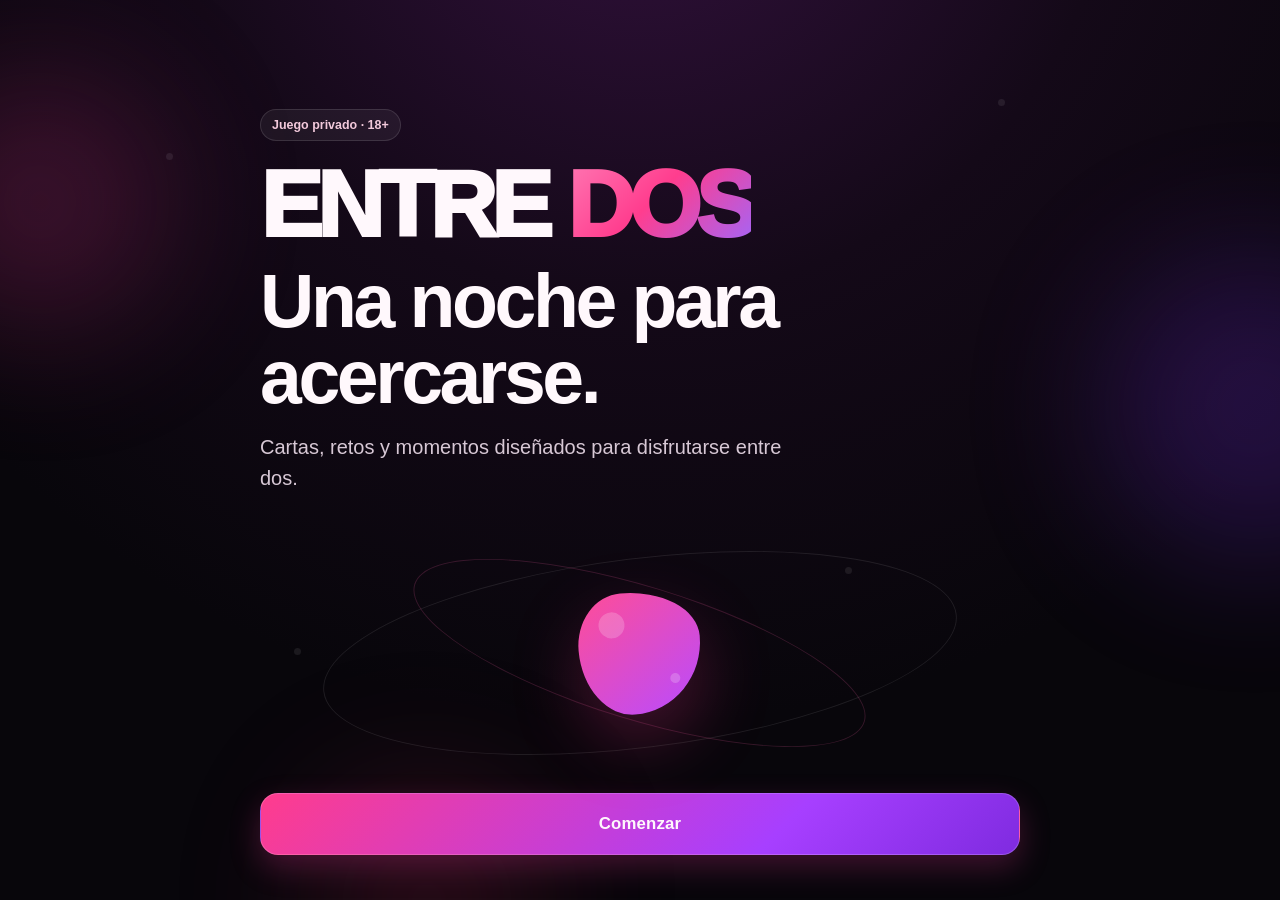
<file: index.html>
<!doctype html>
<html lang="es">
<head>
  <meta charset="utf-8">
  <meta name="viewport" content="width=device-width,initial-scale=1,viewport-fit=cover">
  <meta name="theme-color" content="#09050d">
  <meta name="apple-mobile-web-app-capable" content="yes">
  <meta name="apple-mobile-web-app-status-bar-style" content="black-translucent">
  <title>Entre Dos</title>
  <link rel="stylesheet" href="styles.css?v=20261015-niveles4">
  <script src="app.js?v=20261015-niveles4" defer></script>
</head>
<body>
<div class="app">
  <div class="ambient" aria-hidden="true">
    <div class="blob b1"></div><div class="blob b2"></div><div class="blob b3"></div>
    <span class="spark" style="left:13%;top:17%"></span><span class="spark" style="left:78%;top:11%"></span>
    <span class="spark" style="left:66%;top:63%"></span><span class="spark" style="left:23%;top:72%"></span>
  </div>

  <section id="cover" class="screen active" data-screen="cover">
    <div class="cover-wrap">
      <div class="cover-top">
        <div class="cover-mark"><span class="badge">Juego privado · 18+</span></div>
        <div class="cover-logo">ENTRE <span class="accent">DOS</span></div>
        <h1 class="cover-title">Una noche para acercarse.</h1>
        <p class="cover-sub">Cartas, retos y momentos diseñados para disfrutarse entre dos.</p>
      </div>
      <div class="hero-orbit" aria-hidden="true">
        <div class="orbit-ring"></div><div class="orbit-ring r2"></div><div class="orbit-heart"></div>
      </div>
      <div class="cover-cta"><button id="coverStart" class="btn primary">Comenzar</button></div>
    </div>
  </section>

  <section id="config" class="screen" data-screen="config">
    <div class="shell">
      <div class="toprow"><button class="iconbtn" data-nav="cover" aria-label="Volver">←</button><div class="brand-mini">ENTRE DOS</div><span></span></div>
      <div class="config-card glass" style="margin-top:24px">
        <div class="eyebrow">Antes de empezar</div>
        <h2 class="h1">¿Quién juega esta noche?</h2>
        <p class="muted" style="margin:0">Usaremos sus nombres dentro de las cartas y turnos.</p>
        <div class="field"><label for="name1">Persona 1</label><input id="name1" maxlength="22" autocomplete="off" placeholder="Nombre"></div>
        <div class="field"><label for="name2">Persona 2</label><input id="name2" maxlength="22" autocomplete="off" placeholder="Nombre"></div>
        <div class="rule">
          <div class="eyebrow">Regla principal</div>
          <p style="margin:8px 0 0;line-height:1.5">Todo se hace con consentimiento mutuo. Cualquiera puede decir <strong>Paso</strong> en cualquier momento.</p>
        </div>
        <label class="checkrow"><input id="consent" type="checkbox"><span>Ambos somos adultos y participamos voluntariamente.</span></label>
        <div class="config-actions"><button id="enterGame" class="btn primary" disabled>Entrar al juego</button></div>
        <p class="muted" style="font-size:.75rem;text-align:center;margin:14px 0 0">Todo funciona localmente en este dispositivo.</p>
      </div>
    </div>
  </section>

  <section id="menu" class="screen" data-screen="menu">
    <div class="menu-shell">
      <div class="toprow"><div class="brand-mini">ENTRE DOS</div><button id="menuFavTop" class="iconbtn" aria-label="Favoritos">♡</button></div>
      <header class="menu-head">
        <div class="eyebrow">Elijan el ambiente</div>
        <h2 class="menu-title">¿Qué quieren sentir?</h2>
        <p class="muted" style="margin:0">Empiecen suave y suban de intensidad a su ritmo. Cada nivel tiene un ambiente distinto y las partidas con banco amplio cambian cada vez.</p>
      </header>
      <div id="levelGrid" class="level-grid"></div>
      <div class="menu-fav"><button id="menuFavorites" class="btn secondary">♡ Nuestros favoritos</button></div>
    </div>
  </section>

  <section id="game" class="screen" data-screen="game">
    <div class="game-shell">
      <div class="game-top">
        <button id="gameHomeTop" class="iconbtn" aria-label="Volver al menú">⌂</button>
        <div class="game-level"><div id="gameLevelName" class="name">Nivel</div><div id="gameProgressText" class="progressText">0 completadas</div></div>
        <button id="gameFavTop" class="iconbtn" aria-label="Ver favoritos">♡</button>
      </div>
      <div class="progress"><span id="gameProgress"></span></div>
      <div id="cardWrap" class="card-wrap">
        <article id="challengeCard" class="challenge-card">
          <div class="card-top">
            <div><div id="cardType" class="card-type">TIPO</div><div id="turnName" class="turn-name">Turno</div></div>
            <div id="cardNumber" class="card-num">Pendientes</div>
          </div>
          <div class="card-copy">
            <h2 id="cardText">Carta</h2>
            <p id="cardHint" class="card-hint"></p>
          </div>
          <div id="illustration" class="illustration" aria-hidden="true"></div>
          <div class="card-bottom">
            <span id="durationChip" class="duration-chip">◷ 30 s</span>
            <button id="favoriteHeart" class="favorite-heart" aria-label="Agregar a favoritos">♡</button>
          </div>
        </article>
        <div id="completion" class="completion glass">
          <div class="big">✦</div>
          <div class="eyebrow">Nivel completado</div>
          <h2>Han completado este nivel</h2>
          <p id="completionText">Ronda terminada.</p>
          <div class="completion-actions">
            <button id="replayLevel" class="btn primary">Volver a jugar</button>
            <button id="nextLevel" class="btn secondary">Ir al siguiente nivel</button>
            <button id="chooseLevel" class="btn secondary">Elegir otro nivel</button>
          </div>
        </div>
      </div>
      <nav class="game-actions" aria-label="Acciones del juego">
        <button id="passBtn" class="action-btn"><span class="ico">↷</span><span>Paso</span></button>
        <button id="nextBtn" class="action-btn next"><span class="ico">→</span><span>Siguiente</span></button>
        <button id="favBtn" class="action-btn"><span class="ico">♡</span><span>Favorito</span></button>
        <button id="timerBtn" class="action-btn"><span class="ico">◷</span><span>Temporizador</span></button>
        <button id="homeBtn" class="action-btn"><span class="ico">⌂</span><span>Inicio</span></button>
      </nav>
    </div>
  </section>

  <section id="favorites" class="screen" data-screen="favorites">
    <div class="fav-shell">
      <div class="toprow"><button id="favBack" class="iconbtn" aria-label="Volver">←</button><div class="brand-mini">ENTRE DOS</div><span></span></div>
      <div style="margin-top:22px"><div class="eyebrow">Guardadas por ustedes</div><h2 class="h1" style="margin-top:10px">Nuestros favoritos</h2><p class="muted" style="margin:0">Las cartas marcadas con corazón aparecen aquí.</p></div>
      <div id="favoritesList" class="fav-list"></div>
    </div>
  </section>


  <div id="extreme1Intro" class="modal" role="dialog" aria-modal="true" aria-labelledby="extreme1Title">
    <div class="timer-sheet">
      <div class="eyebrow">EXTREMO NIVEL 1</div>
      <h3 id="extreme1Title" style="margin:8px 0 10px;font-size:1.55rem">Antes de comenzar</h3>
      <p class="muted" style="line-height:1.55;margin:0 0 14px"><strong>Para comenzar este nivel, ambos deben estar en ropa interior.</strong></p>
      <div class="rule" style="margin:12px 0 16px">
        <strong>Continúen solo si los dos quieren.</strong><br><br>
        El objetivo es completar 16 retos. Las 4 cartas de prenda aparecerán repartidas durante la partida. Cualquiera puede decir Paso en cualquier momento.
      </div>
      <div style="display:grid;gap:10px">
        <button id="acceptExtreme1" class="btn primary">Estamos en ropa interior · Continuar</button>
        <button id="cancelExtreme1" class="btn secondary">Volver al menú</button>
      </div>
    </div>
  </div>

  <div id="extremeIntro" class="modal" role="dialog" aria-modal="true" aria-labelledby="extremeTitle">
    <div class="timer-sheet">
      <div class="eyebrow">EXTREMO NIVEL 2</div>
      <h3 id="extremeTitle" style="margin:8px 0 10px;font-size:1.55rem">Antes de comenzar</h3>
      <p class="muted" style="line-height:1.55;margin:0 0 14px"><strong>Para comenzar este nivel, ambos deben estar en ropa interior.</strong></p>
      <div class="rule" style="margin:12px 0 16px">
        <strong>Continúen solo si los dos quieren.</strong><br><br>
        El objetivo es completar 25 retos. Las 4 cartas de prenda aparecerán repartidas antes de la carta 20. Cualquiera puede decir Paso en cualquier momento.
      </div>
      <div style="display:grid;gap:10px">
        <button id="acceptExtreme" class="btn primary">Estamos en ropa interior · Continuar</button>
        <button id="cancelExtreme" class="btn secondary">Volver al menú</button>
      </div>
    </div>
  </div>

  <div id="photosIntro" class="modal" role="dialog" aria-modal="true" aria-labelledby="photosIntroTitle">
    <div class="timer-sheet">
      <div class="eyebrow">FOTOS · ETAPA 1</div>
      <h3 id="photosIntroTitle" style="margin:8px 0 10px;font-size:1.55rem">Comiencen en ropa interior</h3>
      <p class="muted" style="line-height:1.55;margin:0 0 14px">Las primeras 10 cartas pertenecen a la categoría de ropa interior y aparecerán en orden aleatorio.</p>
      <div class="rule" style="margin:12px 0 16px">
        <strong>En esta primera etapa no se puede usar Paso.</strong><br><br>
        Después de completar la carta 10 aparecerá la Carta 11 con el cambio de etapa.
      </div>
      <div style="display:grid;gap:10px">
        <button id="acceptPhotosIntro" class="btn primary">Comenzar etapa 1</button>
        <button id="cancelPhotosIntro" class="btn secondary">Volver al menú</button>
      </div>
    </div>
  </div>

  <div id="photosTransition" class="modal" role="dialog" aria-modal="true" aria-labelledby="photosTransitionTitle">
    <div class="timer-sheet">
      <div class="eyebrow">CARTA 11 · CAMBIO DE ETAPA</div>
      <h3 id="photosTransitionTitle" style="margin:8px 0 10px;font-size:1.55rem">Segunda categoría</h3>
      <p class="muted" style="line-height:1.55;margin:0 0 14px"><strong>A partir de ahora, esta sección continúa sin ropa interior.</strong></p>
      <div class="rule" style="margin:12px 0 16px">
        La Carta 12 inicia la segunda etapa. El juego elegirá 10 cartas al azar de un banco de 20. Desde aquí <strong>Paso queda habilitado</strong>; cada carta omitida será reemplazada por otra del banco de reserva y no volverá a aparecer en esta partida.
      </div>
      <div style="display:grid;gap:10px">
        <button id="continuePhotosTransition" class="btn primary">Continuar a la carta 12</button>
        <button id="cancelPhotosTransition" class="btn secondary">Volver al menú</button>
      </div>
    </div>
  </div>

  <div id="timerModal" class="modal" role="dialog" aria-modal="true" aria-labelledby="timerTitle">
    <div class="timer-sheet">
      <div class="timer-head"><div><div class="eyebrow">Temporizador</div><h3 id="timerTitle" style="margin:5px 0 0;font-size:1.45rem">Elige una duración</h3></div><button id="closeTimer" class="iconbtn" aria-label="Cerrar">×</button></div>
      <div id="timerOptions" class="timer-options">
        <button class="btn secondary" data-seconds="15">15 s</button>
        <button class="btn secondary" data-seconds="30">30 s</button>
        <button class="btn secondary" data-seconds="60">60 s</button>
      </div>
      <div id="timerCircle" class="timer-circle"><span id="timerNumber" class="timer-number">30</span></div>
      <div id="timerNote" class="timer-note">Toca una duración para comenzar.</div>
    </div>
  </div>
  <div id="toast" class="toast" aria-live="polite"></div>
</div>
</body>
</html>
</file>
<file: styles.css>
:root{
  --bg:#08060b;--bg2:#120819;--panel:rgba(25,15,31,.76);--panel2:rgba(31,17,39,.9);
  --text:#fff8fc;--muted:#cdbdca;--line:rgba(255,255,255,.11);--rose:#ff4f96;--pink:#ff7bb5;
  --violet:#9c6cff;--wine:#8d244d;--good:#ffc1db;--shadow:0 28px 80px rgba(0,0,0,.38);
  --radius:28px;
}
*{box-sizing:border-box}
html{background:var(--bg);color-scheme:dark}
body{margin:0;background:radial-gradient(circle at 50% -20%,#34113f 0,#140918 38%,#08060b 72%);color:var(--text);
  font-family:-apple-system,BlinkMacSystemFont,"SF Pro Display","SF Pro Text","Segoe UI",Roboto,Helvetica,Arial,sans-serif;
  -webkit-font-smoothing:antialiased;min-height:100dvh;overflow-x:hidden}
button,input{font:inherit}
button{cursor:pointer;-webkit-tap-highlight-color:transparent}
button:focus-visible,input:focus-visible{outline:2px solid #ff89bd;outline-offset:3px}
.app{min-height:100dvh;position:relative;overflow:hidden}
.ambient{position:fixed;inset:0;pointer-events:none;overflow:hidden}
.blob{position:absolute;border-radius:50%;filter:blur(70px);opacity:.28}
.b1{width:260px;height:260px;background:#b42c74;left:-90px;top:8%}
.b2{width:310px;height:310px;background:#6928c6;right:-130px;top:28%}
.b3{width:240px;height:240px;background:#841f3f;left:24%;bottom:-120px}
.spark{position:absolute;width:7px;height:7px;border-radius:50%;background:#fff;opacity:.08}
.screen{display:none;min-height:100dvh;position:relative;z-index:2;padding:
  max(18px,env(safe-area-inset-top)) 18px max(20px,env(safe-area-inset-bottom));}
.screen.active{display:flex;animation:screenIn .42s cubic-bezier(.2,.8,.2,1) both}
@keyframes screenIn{from{opacity:0;transform:translateY(10px) scale(.992)}to{opacity:1;transform:none}}
.shell{width:min(100%,980px);margin:auto}
.glass{background:linear-gradient(180deg,rgba(255,255,255,.075),rgba(255,255,255,.035));border:1px solid var(--line);
  box-shadow:var(--shadow);backdrop-filter:blur(18px);-webkit-backdrop-filter:blur(18px)}
.btn{border:1px solid rgba(255,255,255,.12);color:var(--text);background:rgba(255,255,255,.07);border-radius:18px;
  min-height:54px;padding:0 18px;font-weight:750;letter-spacing:.01em;transition:.18s transform,.18s background,.18s border,.18s opacity}
.btn:active{transform:scale(.97)}
.btn.primary{background:linear-gradient(135deg,#ff3c8d,#a73fff 68%,#7f2be0);border-color:rgba(255,255,255,.18);box-shadow:0 12px 30px rgba(210,49,137,.28)}
.btn.secondary{background:rgba(255,255,255,.055)}
.btn:disabled{opacity:.35;cursor:not-allowed}
.eyebrow{font-size:.76rem;text-transform:uppercase;letter-spacing:.16em;color:#f0a9c8;font-weight:800}
.muted{color:var(--muted)}
.iconbtn{width:48px;height:48px;border-radius:16px;border:1px solid var(--line);background:rgba(255,255,255,.06);color:#fff;display:grid;place-items:center}
.toprow{display:flex;align-items:center;justify-content:space-between;gap:12px}
.brand-mini{font-weight:850;letter-spacing:.12em;font-size:.86rem;color:#f9d7e5}
.badge{display:inline-flex;align-items:center;gap:7px;padding:8px 11px;border-radius:999px;border:1px solid rgba(255,255,255,.12);background:rgba(255,255,255,.055);color:#f2c9db;font-size:.78rem;font-weight:700}

/* cover */
#cover{align-items:stretch}
.cover-wrap{width:min(100%,760px);margin:auto;min-height:calc(100dvh - max(36px,env(safe-area-inset-top)) - max(40px,env(safe-area-inset-bottom)));
  display:flex;flex-direction:column;justify-content:space-between;gap:30px}
.cover-top{padding-top:clamp(22px,8dvh,92px)}
.cover-mark{display:flex;align-items:center;gap:10px}
.cover-logo{font-size:clamp(2.4rem,12vw,5.8rem);line-height:.88;letter-spacing:-.06em;margin:24px 0 16px;font-weight:920}
.cover-logo .accent{background:linear-gradient(135deg,#ff7bb5,#ff3d8e 46%,#9d68ff);-webkit-background-clip:text;background-clip:text;color:transparent}
.cover-title{font-size:clamp(2rem,8.7vw,4.7rem);line-height:1.02;letter-spacing:-.045em;max-width:680px;margin:0 0 16px}
.cover-sub{font-size:clamp(1rem,3.7vw,1.25rem);line-height:1.55;max-width:560px;color:#d7c8d5;margin:0}
.hero-orbit{height:230px;position:relative;margin:10px 0 -8px}
.orbit-ring{position:absolute;border:1px solid rgba(255,255,255,.09);border-radius:50%;inset:20px 8%;transform:rotate(-7deg)}
.orbit-ring.r2{inset:48px 19%;transform:rotate(17deg);border-color:rgba(255,102,170,.18)}
.orbit-heart{position:absolute;left:50%;top:50%;transform:translate(-50%,-50%) rotate(-5deg);width:122px;height:122px;border-radius:38% 62% 58% 42%/44% 40% 60% 56%;
  background:linear-gradient(145deg,#ff4d97,#b94bff);box-shadow:0 28px 70px rgba(255,53,147,.25)}
.orbit-heart:before,.orbit-heart:after{content:"";position:absolute;border-radius:50%;background:rgba(255,255,255,.2)}
.orbit-heart:before{width:26px;height:26px;left:22px;top:18px}.orbit-heart:after{width:10px;height:10px;right:23px;bottom:28px}
.cover-cta{padding-bottom:6px}
.cover-cta .btn{width:100%;min-height:62px;font-size:1.05rem}

/* config */
.config-card{border-radius:32px;padding:22px;max-width:620px;margin:auto}
.h1{font-size:clamp(2rem,8vw,3.6rem);line-height:1.05;letter-spacing:-.04em;margin:16px 0 8px}
.field{margin-top:16px}
.field label{display:block;color:#f2d5e2;font-size:.82rem;font-weight:750;margin:0 0 8px 4px}
.field input{width:100%;font-size:16px;min-height:56px;border-radius:18px;border:1px solid var(--line);background:rgba(255,255,255,.06);color:#fff;padding:0 16px}
.rule{margin-top:22px;border-radius:20px;padding:16px;background:rgba(255,255,255,.045);border:1px solid var(--line)}
.checkrow{display:flex;align-items:flex-start;gap:12px;margin-top:16px}
.checkrow input{width:22px;height:22px;accent-color:#ff4f96;flex:0 0 auto;margin-top:2px}
.config-actions{margin-top:22px;display:grid;grid-template-columns:1fr;gap:10px}

/* menu */
.menu-shell{width:min(100%,900px);margin:auto}
.menu-head{padding:8px 2px 18px}
.menu-title{font-size:clamp(1.8rem,7vw,3rem);margin:8px 0 4px;letter-spacing:-.035em}
.level-grid{display:grid;grid-template-columns:1fr;gap:14px;padding-bottom:100px}
.level-card{position:relative;overflow:hidden;border-radius:26px;min-height:148px;padding:20px;text-align:left;color:#fff;border:1px solid rgba(255,255,255,.12);box-shadow:0 18px 46px rgba(0,0,0,.24);transition:.2s transform,.2s border-color}
.level-card:active{transform:scale(.985)}
.level-card:before{content:"";position:absolute;inset:0;background:linear-gradient(135deg,var(--c1),var(--c2));opacity:.28}
.level-card:after{content:"";position:absolute;width:150px;height:150px;border-radius:50%;right:-45px;top:-54px;background:var(--c2);filter:blur(28px);opacity:.34}
.level-card>*{position:relative;z-index:1}
.level-row{display:flex;align-items:flex-start;justify-content:space-between;gap:14px}
.level-icon{width:52px;height:52px;border-radius:18px;background:rgba(255,255,255,.11);display:grid;place-items:center;font-size:1.5rem;border:1px solid rgba(255,255,255,.12)}
.level-card h3{font-size:1.2rem;margin:14px 0 5px}
.level-card p{margin:0;color:#e7dbe6;line-height:1.45;font-size:.92rem;max-width:80%}
.level-meta{margin-top:16px;font-size:.76rem;color:#f5cadc;font-weight:750;letter-spacing:.06em;text-transform:uppercase}
.menu-fav{position:sticky;bottom:max(12px,env(safe-area-inset-bottom));display:flex;gap:10px;justify-content:center;z-index:5}
.menu-fav .btn{box-shadow:0 12px 30px rgba(0,0,0,.35)}

/* game */
#game{padding-left:12px;padding-right:12px}
.game-shell{width:min(100%,820px);margin:auto;display:flex;flex-direction:column;min-height:calc(100dvh - max(18px,env(safe-area-inset-top)) - max(20px,env(safe-area-inset-bottom)))}
.game-top{display:flex;align-items:center;gap:10px;padding:2px 4px 12px}
.game-level{flex:1;min-width:0}
.game-level .name{font-weight:850;font-size:.95rem}.game-level .progressText{color:#cdbdca;font-size:.74rem;margin-top:2px}
.progress{height:6px;border-radius:999px;background:rgba(255,255,255,.08);overflow:hidden;margin:0 4px 12px}
.progress span{display:block;height:100%;width:0;background:linear-gradient(90deg,#ff4f96,#9c6cff);transition:width .35s ease;border-radius:inherit}
.card-wrap{flex:1;display:flex;align-items:center;justify-content:center;min-height:0}
.challenge-card{width:100%;border-radius:30px;padding:20px;position:relative;overflow:hidden;min-height:min(65dvh,620px);max-height:660px;
  display:grid;grid-template-rows:auto auto minmax(180px,1fr) auto;gap:14px;background:
  radial-gradient(circle at 90% 5%,rgba(255,88,163,.16),transparent 34%),
  linear-gradient(180deg,rgba(29,17,37,.92),rgba(14,9,19,.94));border:1px solid rgba(255,255,255,.12);box-shadow:var(--shadow)}
.challenge-card.enter{animation:cardIn .36s cubic-bezier(.2,.85,.23,1) both}
@keyframes cardIn{from{opacity:0;transform:translateX(20px) rotate(.6deg) scale(.985)}to{opacity:1;transform:none}}
.challenge-card:before{content:"";position:absolute;width:180px;height:180px;border-radius:50%;background:var(--accent,#ff4f96);filter:blur(70px);opacity:.13;right:-40px;bottom:-60px}
.card-top{display:flex;align-items:flex-start;justify-content:space-between;gap:12px;position:relative;z-index:1}
.card-type{font-size:.74rem;letter-spacing:.16em;text-transform:uppercase;color:#f4a5c8;font-weight:900}
.turn-name{margin-top:5px;font-weight:900;font-size:1.05rem}
.card-num{font-size:.78rem;color:#d0becd;border:1px solid var(--line);padding:7px 10px;border-radius:999px;background:rgba(255,255,255,.04)}
.card-copy{position:relative;z-index:1}
.card-copy h2{font-size:clamp(1.65rem,7vw,3rem);line-height:1.08;letter-spacing:-.035em;margin:0}
.card-hint{margin:9px 0 0;color:#d6c4d2;font-size:.88rem}
.illustration{display:grid;place-items:center;position:relative;z-index:1;min-height:190px}
.illustration svg{width:min(100%,320px);max-height:245px;filter:drop-shadow(0 18px 30px rgba(0,0,0,.2))}
.card-bottom{display:flex;align-items:center;justify-content:space-between;gap:12px;position:relative;z-index:1}
.duration-chip{display:none;align-items:center;gap:7px;padding:9px 12px;border-radius:999px;background:rgba(255,255,255,.065);border:1px solid var(--line);font-size:.78rem;color:#f7d3e2}
.duration-chip.show{display:inline-flex}
.favorite-heart{border:0;background:transparent;color:#cdbdca;font-size:1.55rem;width:48px;height:48px;border-radius:50%;display:grid;place-items:center}
.favorite-heart.on{color:#ff5a9e;animation:heartPop .35s ease}
@keyframes heartPop{50%{transform:scale(1.25)}}
.game-actions{display:grid;grid-template-columns:repeat(5,1fr);gap:8px;padding:12px 2px max(3px,env(safe-area-inset-bottom))}
.action-btn{border:1px solid var(--line);background:rgba(255,255,255,.055);color:#fff;border-radius:16px;min-height:58px;padding:6px 3px;display:flex;flex-direction:column;align-items:center;justify-content:center;gap:4px;font-size:.68rem;font-weight:760}
.action-btn .ico{font-size:1.08rem}.action-btn.next{background:linear-gradient(135deg,#ff3c8d,#9a49f3);border-color:transparent}
.action-btn:active{transform:scale(.96)}
.action-btn:disabled{opacity:.28;cursor:not-allowed;filter:saturate(.35);transform:none!important}
.completion{display:none;text-align:center;padding:28px 22px;border-radius:30px}
.completion.show{display:block;animation:screenIn .4s ease both}
.completion .big{font-size:3rem}.completion h2{font-size:2rem;margin:10px 0 7px}.completion p{color:#d2c1ce;margin:0 0 20px}
.completion-actions{display:grid;gap:10px}

/* favorites */
.fav-shell{width:min(100%,760px);margin:auto}
.fav-list{display:grid;gap:12px;margin-top:18px;padding-bottom:30px}
.fav-item{border-radius:22px;padding:16px;display:grid;grid-template-columns:1fr auto;gap:12px;align-items:start}
.fav-item .lvl{font-size:.72rem;text-transform:uppercase;letter-spacing:.12em;color:#ef9fc2;font-weight:850}
.fav-item p{margin:7px 0 0;line-height:1.4}
.remove-fav{border:1px solid var(--line);background:rgba(255,255,255,.05);color:#ff8bbd;border-radius:14px;width:44px;height:44px}
.empty{padding:34px 20px;text-align:center;border-radius:26px;color:#d7c6d4}

/* timer modal */
.modal{position:fixed;inset:0;z-index:20;background:rgba(3,2,5,.72);display:none;align-items:flex-end;justify-content:center;padding:20px;padding-bottom:max(20px,env(safe-area-inset-bottom));backdrop-filter:blur(10px)}
.modal.show{display:flex;animation:fadeIn .2s ease both}@keyframes fadeIn{from{opacity:0}to{opacity:1}}
.timer-sheet{width:min(100%,520px);border-radius:30px;padding:20px;background:linear-gradient(180deg,#1d1222,#0d0911);border:1px solid rgba(255,255,255,.13);box-shadow:0 30px 90px rgba(0,0,0,.55)}
.timer-head{display:flex;align-items:center;justify-content:space-between}
.timer-options{display:grid;grid-template-columns:repeat(3,1fr);gap:10px;margin-top:16px}
.timer-options button{min-height:52px}
.timer-circle{--p:0deg;width:190px;height:190px;margin:24px auto 14px;border-radius:50%;display:grid;place-items:center;background:conic-gradient(#ff4f96 var(--p),rgba(255,255,255,.08) 0);position:relative}
.timer-circle:after{content:"";position:absolute;inset:12px;border-radius:50%;background:#120b16;border:1px solid rgba(255,255,255,.08)}
.timer-number{position:relative;z-index:1;font-size:2.7rem;font-weight:900;letter-spacing:-.04em}
.timer-circle.done{animation:donePulse .55s ease 2}@keyframes donePulse{50%{transform:scale(1.045);box-shadow:0 0 0 9px rgba(255,79,150,.1)}}
.timer-note{text-align:center;color:#cbbac8;font-size:.84rem}

/* toast */
.toast{position:fixed;left:50%;bottom:calc(82px + env(safe-area-inset-bottom));transform:translate(-50%,16px);z-index:30;background:#201322;border:1px solid rgba(255,255,255,.12);color:#fff;padding:11px 15px;border-radius:999px;opacity:0;pointer-events:none;transition:.25s;box-shadow:0 12px 30px rgba(0,0,0,.35);font-size:.82rem}
.toast.show{opacity:1;transform:translate(-50%,0)}
@media(min-width:700px){
  .level-grid{grid-template-columns:repeat(2,1fr)}
  .level-card.photos{grid-column:1/-1}
  .config-card{padding:30px}
}
@media(max-width:380px){
  .challenge-card{padding:17px;min-height:62dvh}
  .card-copy h2{font-size:1.5rem}
  .illustration{min-height:150px}
  .action-btn{min-height:54px;font-size:.62rem}
}
@media(prefers-reduced-motion:reduce){*,*:before,*:after{animation:none!important;transition:none!important;scroll-behavior:auto!important}}
</file>
